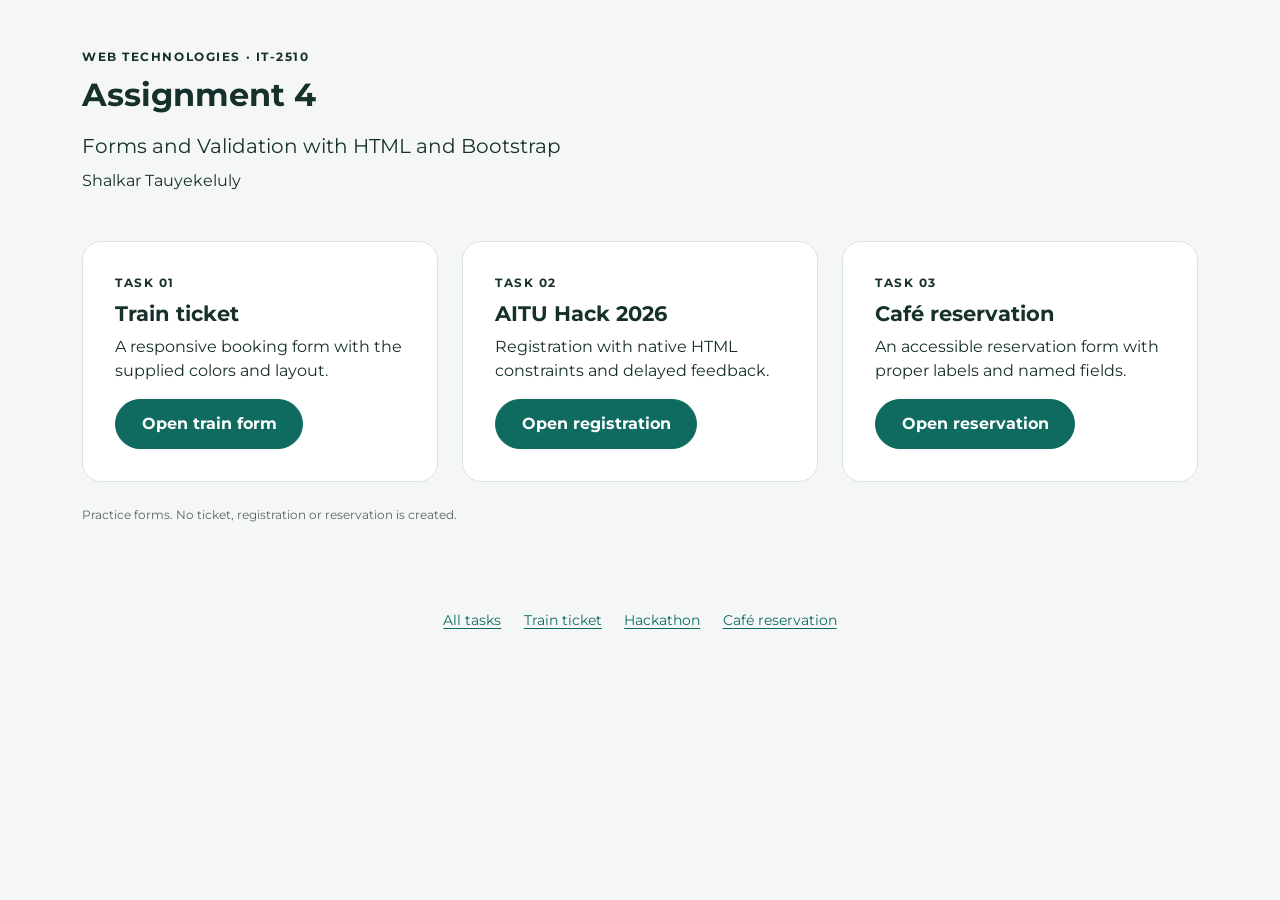
<file: index.html>
<!doctype html>
<html lang="en">
<head>
  <meta charset="utf-8">
  <meta name="viewport" content="width=device-width, initial-scale=1">
  <meta name="description" content="Assignment 4 forms by Shalkar Tauyekeluly, IT-2510.">
  <title>Assignment 4 | Shalkar Tauyekeluly</title>
  <link rel="stylesheet" href="assets/vendor/bootstrap.min.css">
  <link rel="stylesheet" href="style.css">
</head>
<body class="general-page">
  <main class="container py-5">
    <p class="eyebrow">WEB TECHNOLOGIES · IT-2510</p>
    <h1 class="mb-3">Assignment 4</h1>
    <p class="lead mb-2">Forms and Validation with HTML and Bootstrap</p>
    <p class="mb-5">Shalkar Tauyekeluly</p>
    <div class="row g-4">
      <div class="col-12 col-md-4"><article class="home-card h-100"><p class="eyebrow">TASK 01</p><h2>Train ticket</h2><p>A responsive booking form with the supplied colors and layout.</p><a class="btn btn-brand" href="task1.html">Open train form</a></article></div>
      <div class="col-12 col-md-4"><article class="home-card h-100"><p class="eyebrow">TASK 02</p><h2>AITU Hack 2026</h2><p>Registration with native HTML constraints and delayed feedback.</p><a class="btn btn-brand" href="task2.html">Open registration</a></article></div>
      <div class="col-12 col-md-4"><article class="home-card h-100"><p class="eyebrow">TASK 03</p><h2>Café reservation</h2><p>An accessible reservation form with proper labels and named fields.</p><a class="btn btn-brand" href="task3.html">Open reservation</a></article></div>
    </div>
    <p class="form-text mt-4">Practice forms. No ticket, registration or reservation is created.</p>
  </main>
  <nav class="task-links" aria-label="Assignment pages">
    <a href="index.html">All tasks</a>
    <a href="task1.html">Train ticket</a>
    <a href="task2.html">Hackathon</a>
    <a href="task3.html">Café reservation</a>
  </nav>
</body>
</html>
</file>
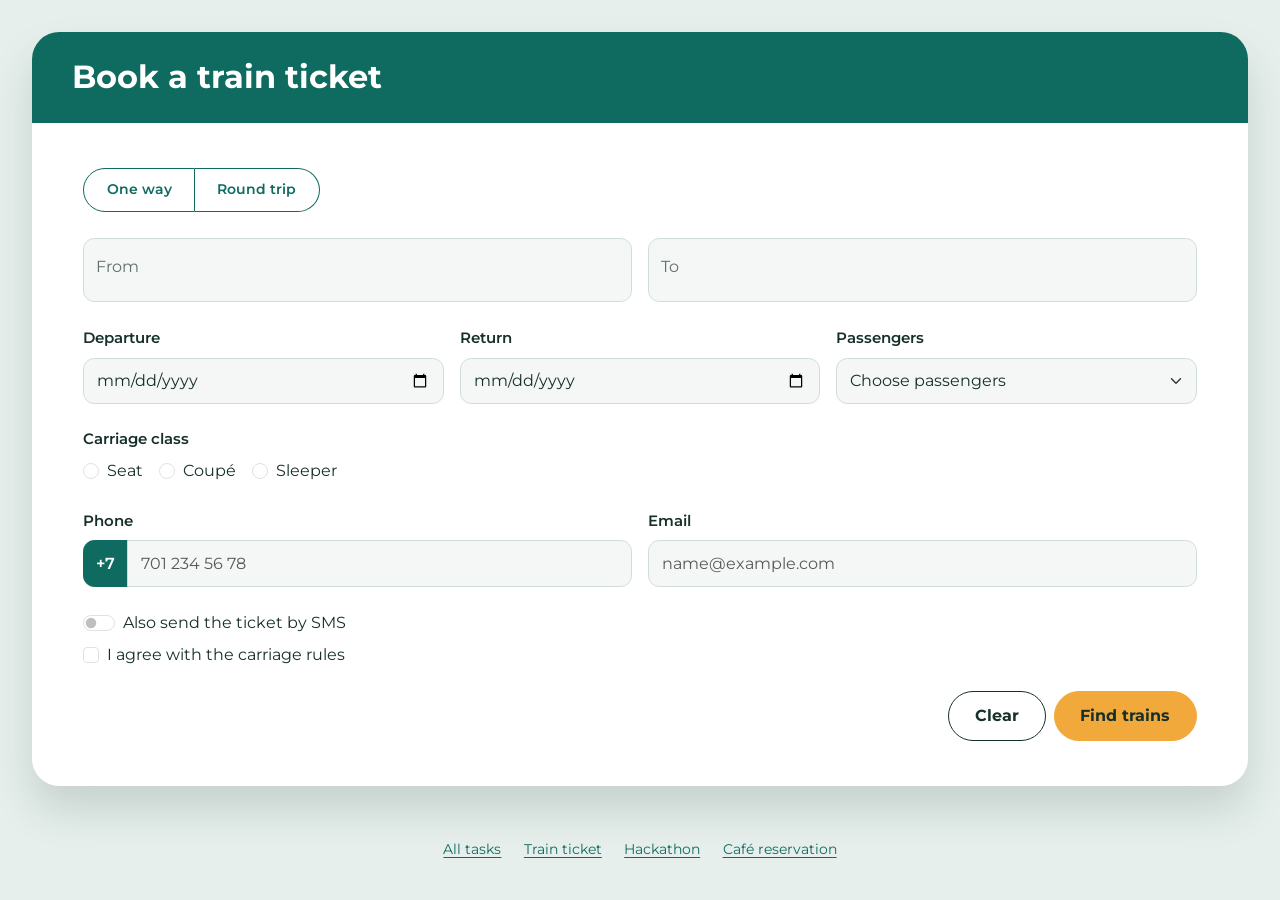
<file: task1.html>
<!doctype html>
<html lang="en">
<head>
  <meta charset="utf-8">
  <meta name="viewport" content="width=device-width, initial-scale=1">
  <meta name="description" content="Assignment 4 forms by Shalkar Tauyekeluly, IT-2510.">
  <title>Book a train ticket | Assignment 4</title>
  <link rel="stylesheet" href="assets/vendor/bootstrap.min.css">
  <link rel="stylesheet" href="style.css">
</head>
<body class="train-page">
  <main class="container-fluid train-layout">
    <article class="train-card">
      <header class="train-header"><h1>Book a train ticket</h1></header>
      <form class="train-form" action="#" method="post">
        <!-- No checked/value defaults: native reset returns to an empty form. -->
        <fieldset class="trip-options" aria-label="Journey type">
          <div class="trip-choice">
            <input type="radio" id="one-way" name="journey" value="one-way">
            <label for="one-way">One way</label>
          </div>
          <div class="trip-choice">
            <input type="radio" id="round-trip" name="journey" value="round-trip">
            <label for="round-trip">Round trip</label>
          </div>
        </fieldset>

        <div class="row g-3 mb-4">
          <div class="col-12 col-md-6">
            <div class="form-floating">
              <input class="form-control" type="text" id="from" name="from" placeholder="Astana" required>
              <label for="from">From</label>
            </div>
          </div>
          <div class="col-12 col-md-6">
            <div class="form-floating">
              <input class="form-control" type="text" id="to" name="to" placeholder="Almaty" required>
              <label for="to">To</label>
            </div>
          </div>
        </div>

        <div class="row g-3 mb-4">
          <div class="col-12 col-md-4">
            <label class="form-label" for="departure">Departure</label>
            <input class="form-control" type="date" id="departure" name="departure" required>
          </div>
          <div class="col-12 col-md-4">
            <label class="form-label" for="return">Return</label>
            <input class="form-control" type="date" id="return" name="return">
          </div>
          <div class="col-12 col-md-4">
            <label class="form-label" for="passengers">Passengers</label>
            <select class="form-select" id="passengers" name="passengers" required>
              <option value="">Choose passengers</option>
              <option value="1">1 adult</option>
              <option value="2">2 adults</option>
              <option value="3">3 adults</option>
              <option value="4">4 adults</option>
              <option value="5">5 adults</option>
              <option value="6">6 adults</option>
            </select>
          </div>
        </div>

        <fieldset class="mb-4">
          <legend class="form-label">Carriage class</legend>
          <div class="d-flex flex-wrap gap-3">
            <div class="form-check">
              <input class="form-check-input" type="radio" id="seat" name="carriage" value="seat" required>
              <label class="form-check-label" for="seat">Seat</label>
            </div>
            <div class="form-check">
              <input class="form-check-input" type="radio" id="coupe" name="carriage" value="coupe" required>
              <label class="form-check-label" for="coupe">Coupé</label>
            </div>
            <div class="form-check">
              <input class="form-check-input" type="radio" id="sleeper" name="carriage" value="sleeper" required>
              <label class="form-check-label" for="sleeper">Sleeper</label>
            </div>
          </div>
        </fieldset>

        <div class="row g-3 mb-4">
          <div class="col-12 col-md-6">
            <label class="form-label" for="train-phone">Phone</label>
            <div class="input-group">
              <span class="input-group-text" id="phone-prefix">+7</span>
              <input class="form-control" type="tel" id="train-phone" name="phone" placeholder="701 234 56 78" autocomplete="tel" aria-describedby="phone-prefix" required>
            </div>
          </div>
          <div class="col-12 col-md-6">
            <label class="form-label" for="train-email">Email</label>
            <input class="form-control" type="email" id="train-email" name="email" placeholder="name@example.com" autocomplete="email" required>
          </div>
        </div>

        <div class="form-check form-switch mb-2">
          <input class="form-check-input" type="checkbox" role="switch" id="sms" name="sms" value="yes">
          <label class="form-check-label" for="sms">Also send the ticket by SMS</label>
        </div>
        <div class="form-check mb-4">
          <input class="form-check-input" type="checkbox" id="carriage-rules" name="carriage_rules" value="accepted" required>
          <label class="form-check-label" for="carriage-rules">I agree with the carriage rules</label>
        </div>
        <!-- DOM order stays Clear, Find trains. Flex reverses only the mobile view. -->
        <div class="train-actions d-flex flex-column-reverse flex-md-row justify-content-md-end gap-2">
          <button class="btn btn-clear" type="reset">Clear</button>
          <button class="btn btn-find" type="submit">Find trains</button>
        </div>
      </form>
    </article>
  </main>
  <nav class="task-links" aria-label="Assignment pages">
    <a href="index.html">All tasks</a>
    <a href="task1.html">Train ticket</a>
    <a href="task2.html">Hackathon</a>
    <a href="task3.html">Café reservation</a>
  </nav>
</body>
</html>
</file>
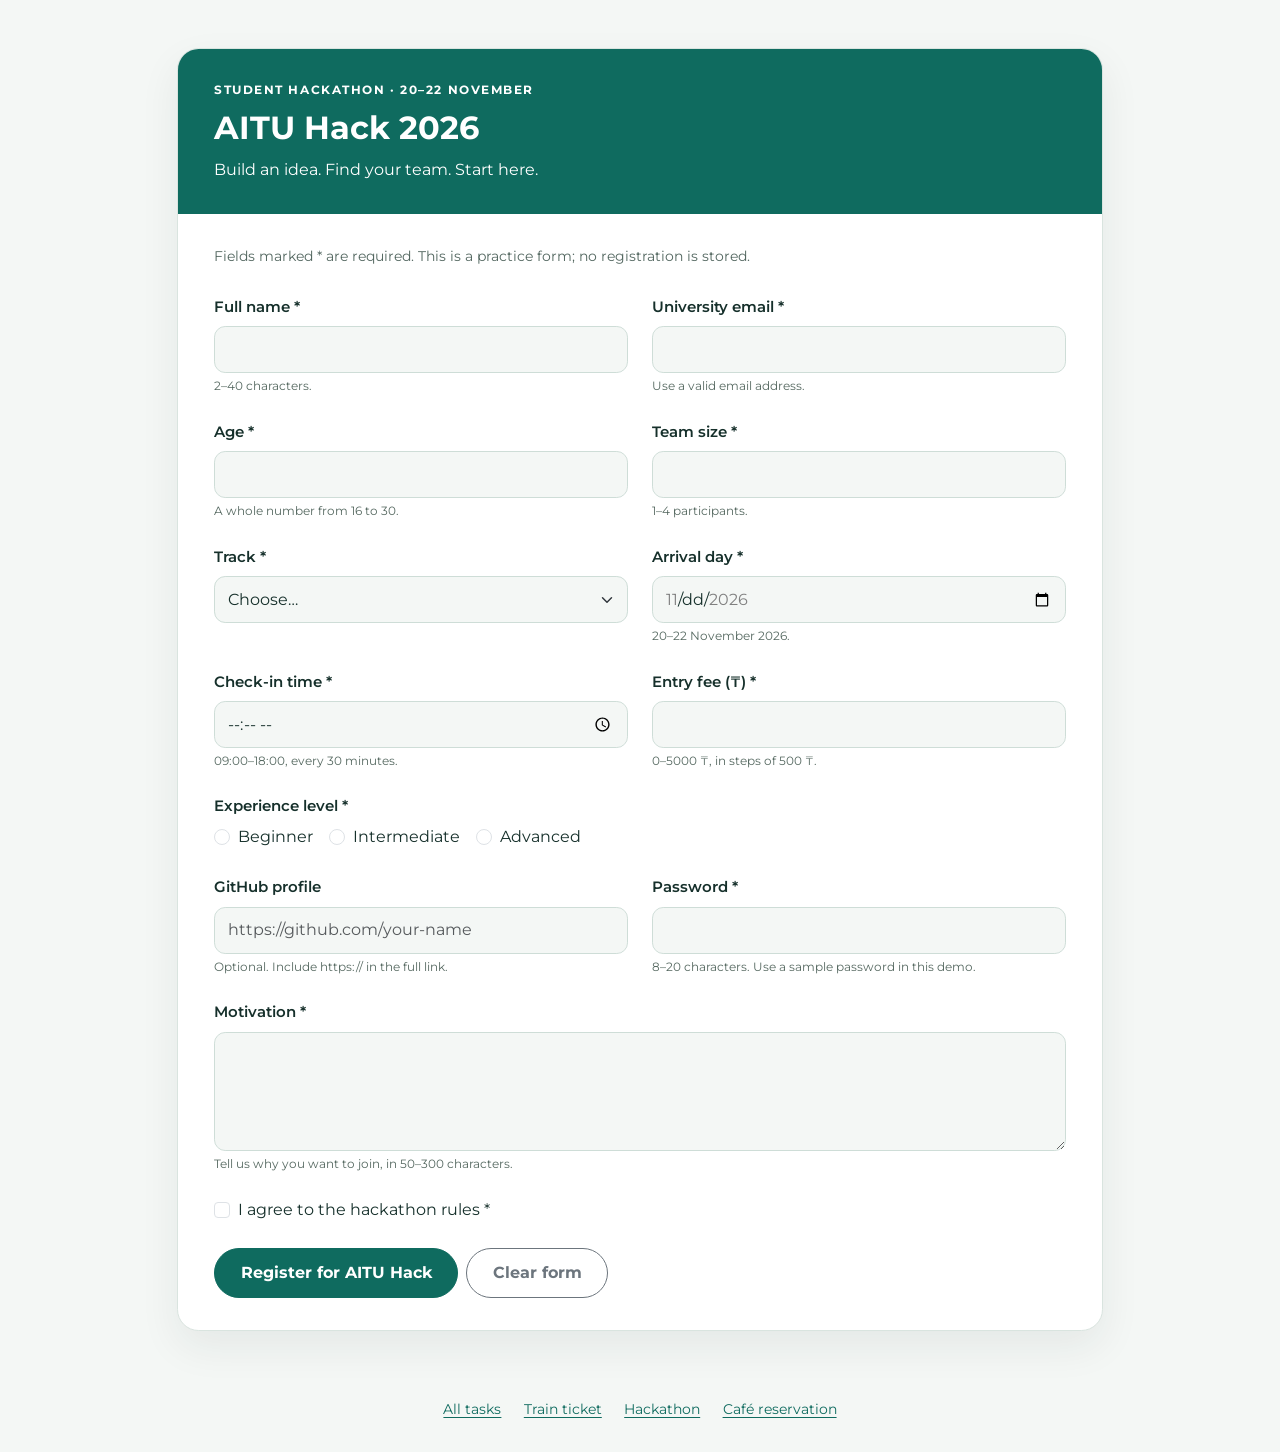
<file: task2.html>
<!doctype html>
<html lang="en">
<head>
  <meta charset="utf-8">
  <meta name="viewport" content="width=device-width, initial-scale=1">
  <meta name="description" content="Assignment 4 forms by Shalkar Tauyekeluly, IT-2510.">
  <title>AITU Hack 2026 registration | Assignment 4</title>
  <link rel="stylesheet" href="assets/vendor/bootstrap.min.css">
  <link rel="stylesheet" href="style.css">
</head>
<body class="general-page">
  <main class="container py-4 py-md-5">
    <div class="row justify-content-center">
      <div class="col-12 col-lg-10">
        <article class="application-card">
          <header class="application-header">
            <p class="eyebrow">STUDENT HACKATHON · 20–22 NOVEMBER</p>
            <h1>AITU Hack 2026</h1>
            <p>Build an idea. Find your team. Start here.</p>
          </header>
          <form class="application-form validation-form" action="#" method="post">
            <p class="required-note">Fields marked * are required. This is a practice form; no registration is stored.</p>
            <div class="row g-4">
          <div class="col-12 col-md-6">
            <label class="form-label" for="full-name">Full name *</label>
            <input class="form-control" type="text" id="full-name" name="full_name" required minlength="2" maxlength="40" autocomplete="name" aria-describedby="full-name-hint full-name-error">
            <div class="form-text" id="full-name-hint">2–40 characters.</div>
            <div class="invalid-feedback" id="full-name-error">Enter a name with 2–40 characters.</div>
          </div>
          <div class="col-12 col-md-6">
            <label class="form-label" for="university-email">University email *</label>
            <input class="form-control" type="email" id="university-email" name="university_email" required autocomplete="email" aria-describedby="university-email-hint university-email-error">
            <div class="form-text" id="university-email-hint">Use a valid email address.</div>
            <div class="invalid-feedback" id="university-email-error">Enter a valid email, such as a.fedenko@astanait.edu.kz.</div>
          </div>
          <div class="col-12 col-md-6">
            <label class="form-label" for="age">Age *</label>
            <input class="form-control" type="number" id="age" name="age" required min="16" max="30" step="1" aria-describedby="age-hint age-error">
            <div class="form-text" id="age-hint">A whole number from 16 to 30.</div>
            <div class="invalid-feedback" id="age-error">Enter a whole number from 16 to 30.</div>
          </div>
          <div class="col-12 col-md-6">
            <label class="form-label" for="team-size">Team size *</label>
            <input class="form-control" type="number" id="team-size" name="team_size" required min="1" max="4" step="1" aria-describedby="team-size-hint team-size-error">
            <div class="form-text" id="team-size-hint">1–4 participants.</div>
            <div class="invalid-feedback" id="team-size-error">Enter a whole number from 1 to 4.</div>
          </div>
          <div class="col-12 col-md-6">
            <label class="form-label" for="track">Track *</label>
            <select class="form-select" id="track" name="track" required aria-describedby="track-error">
              <option value="">Choose…</option>
              <option value="Web">Web</option>
              <option value="Mobile">Mobile</option>
              <option value="AI">AI</option>
              <option value="GameDev">GameDev</option>
            </select>
            <div class="invalid-feedback" id="track-error">Choose a hackathon track.</div>
          </div>
          <div class="col-12 col-md-6">
            <label class="form-label" for="arrival">Arrival day *</label>
            <input class="form-control" type="date" id="arrival" name="arrival" required min="2026-11-20" max="2026-11-22" step="1" aria-describedby="arrival-hint arrival-error">
            <div class="form-text" id="arrival-hint">20–22 November 2026.</div>
            <div class="invalid-feedback" id="arrival-error">Choose a date from 20 to 22 November 2026.</div>
          </div>
          <div class="col-12 col-md-6">
            <label class="form-label" for="check-in">Check-in time *</label>
            <input class="form-control" type="time" id="check-in" name="check_in" required min="09:00" max="18:00" step="1800" aria-describedby="check-in-hint check-in-error">
            <div class="form-text" id="check-in-hint">09:00–18:00, every 30 minutes.</div>
            <div class="invalid-feedback" id="check-in-error">Choose a half-hour slot between 09:00 and 18:00.</div>
          </div>
          <div class="col-12 col-md-6">
            <label class="form-label" for="entry-fee">Entry fee (₸) *</label>
            <input class="form-control" type="number" id="entry-fee" name="entry_fee" required min="0" max="5000" step="500" aria-describedby="entry-fee-hint entry-fee-error">
            <div class="form-text" id="entry-fee-hint">0–5000 ₸, in steps of 500 ₸.</div>
            <div class="invalid-feedback" id="entry-fee-error">Enter 0–5000 ₸ in steps of 500 ₸.</div>
          </div>
          <fieldset class="col-12 experience-group" aria-describedby="experience-error">
            <legend class="form-label">Experience level *</legend>
            <div class="d-flex flex-wrap gap-3">
              <div class="form-check">
                <input class="form-check-input" type="radio" id="beginner" name="experience" value="beginner" required>
                <label class="form-check-label" for="beginner">Beginner</label>
              </div>
              <div class="form-check">
                <input class="form-check-input" type="radio" id="intermediate" name="experience" value="intermediate" required>
                <label class="form-check-label" for="intermediate">Intermediate</label>
              </div>
              <div class="form-check">
                <input class="form-check-input" type="radio" id="advanced" name="experience" value="advanced" required>
                <label class="form-check-label" for="advanced">Advanced</label>
              </div>
            </div>
            <div class="invalid-feedback" id="experience-error">Choose your experience level.</div>
          </fieldset>
          <div class="col-12 col-md-6">
            <label class="form-label" for="github">GitHub profile</label>
            <input class="form-control" type="url" id="github" name="github" autocomplete="url" placeholder="https://github.com/your-name" aria-describedby="github-hint github-error">
            <div class="form-text" id="github-hint">Optional. Include https:// in the full link.</div>
            <div class="invalid-feedback" id="github-error">Enter a full URL, or leave this field empty.</div>
          </div>
          <div class="col-12 col-md-6">
            <label class="form-label" for="password">Password *</label>
            <input class="form-control" type="password" id="password" name="password" required minlength="8" maxlength="20" autocomplete="new-password" aria-describedby="password-hint password-error">
            <div class="form-text" id="password-hint">8–20 characters. Use a sample password in this demo.</div>
            <div class="invalid-feedback" id="password-error">Use a password with 8–20 characters.</div>
          </div>
          <div class="col-12">
            <label class="form-label" for="motivation">Motivation *</label>
            <textarea class="form-control" id="motivation" name="motivation" rows="4" required minlength="50" maxlength="300" aria-describedby="motivation-hint motivation-error"></textarea>
            <div class="form-text" id="motivation-hint">Tell us why you want to join, in 50–300 characters.</div>
            <div class="invalid-feedback" id="motivation-error">Write 50–300 characters.</div>
          </div>
          <div class="col-12">
            <div class="form-check">
              <input class="form-check-input" type="checkbox" id="hack-rules" name="rules_agreement" value="accepted" required aria-describedby="hack-rules-error">
              <label class="form-check-label" for="hack-rules">I agree to the hackathon rules *</label>
              <div class="invalid-feedback" id="hack-rules-error">Accept the rules to continue.</div>
            </div>
          </div>
              <div class="col-12 d-flex flex-wrap gap-2">
                <button class="btn btn-brand" type="submit">Register for AITU Hack</button>
                <button class="btn btn-outline-secondary" type="reset">Clear form</button>
              </div>
            </div>
          </form>
        </article>
      </div>
    </div>
  </main>
  <nav class="task-links" aria-label="Assignment pages">
    <a href="index.html">All tasks</a>
    <a href="task1.html">Train ticket</a>
    <a href="task2.html">Hackathon</a>
    <a href="task3.html">Café reservation</a>
  </nav>
</body>
</html>
</file>
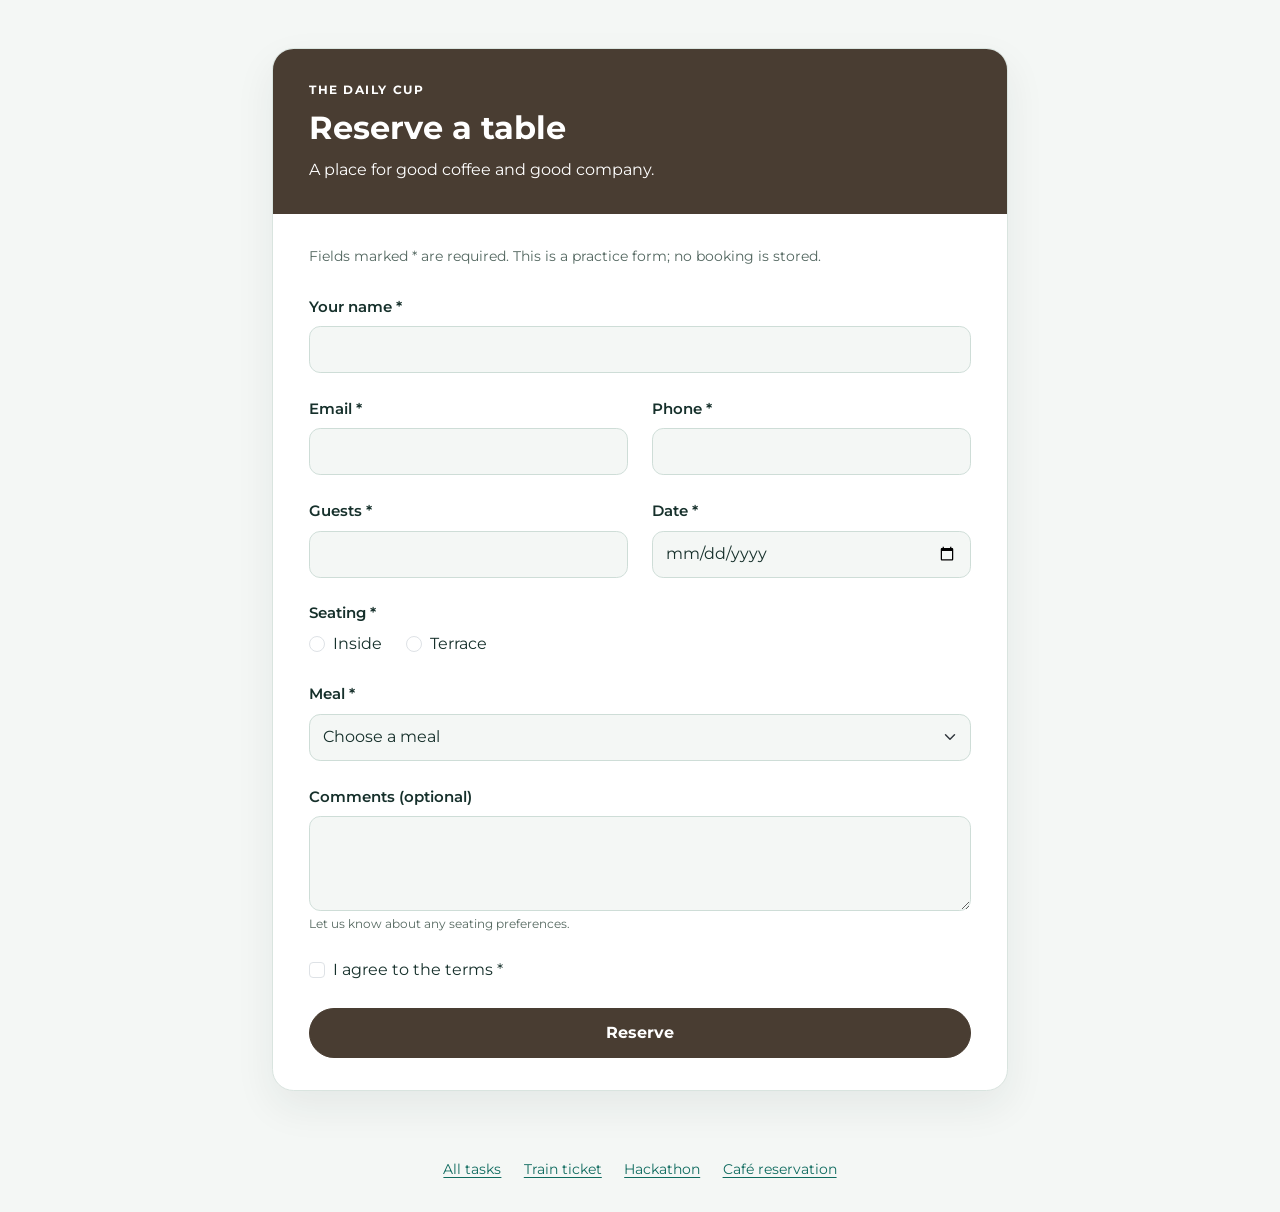
<file: task3.html>
<!doctype html>
<html lang="en">
<head>
  <meta charset="utf-8">
  <meta name="viewport" content="width=device-width, initial-scale=1">
  <meta name="description" content="Assignment 4 forms by Shalkar Tauyekeluly, IT-2510.">
  <title>Reserve a table | Assignment 4</title>
  <link rel="stylesheet" href="assets/vendor/bootstrap.min.css">
  <link rel="stylesheet" href="style.css">
</head>
<body class="general-page">
  <main class="container py-4 py-md-5">
    <div class="row justify-content-center">
      <div class="col-12 col-lg-8">
        <article class="application-card cafe-card">
          <header class="application-header">
            <p class="eyebrow">THE DAILY CUP</p>
            <h1>Reserve a table</h1>
            <p>A place for good coffee and good company.</p>
          </header>
          <form class="application-form validation-form" action="#" method="post">
            <p class="required-note">Fields marked * are required. This is a practice form; no booking is stored.</p>
            <div class="row g-4">
              <div class="col-12">
                <label class="form-label" for="guest-name">Your name *</label>
                <input class="form-control" type="text" id="guest-name" name="guest_name" autocomplete="name" required>
              </div>
              <div class="col-12 col-md-6">
                <label class="form-label" for="guest-email">Email *</label>
                <input class="form-control" type="email" id="guest-email" name="email" autocomplete="email" required>
              </div>
              <div class="col-12 col-md-6">
                <label class="form-label" for="guest-phone">Phone *</label>
                <input class="form-control" type="tel" id="guest-phone" name="phone" autocomplete="tel" required>
              </div>
              <div class="col-12 col-md-6">
                <label class="form-label" for="guests">Guests *</label>
                <input class="form-control" type="number" id="guests" name="guests" min="1" step="1" required>
              </div>
              <div class="col-12 col-md-6">
                <label class="form-label" for="reservation-date">Date *</label>
                <input class="form-control" type="date" id="reservation-date" name="date" required>
              </div>
              <fieldset class="col-12">
                <legend class="form-label">Seating *</legend>
                <div class="d-flex flex-wrap gap-4">
                  <div class="form-check">
                    <input class="form-check-input" type="radio" id="seating-inside" name="seating" value="inside" required>
                    <label class="form-check-label" for="seating-inside">Inside</label>
                  </div>
                  <div class="form-check">
                    <input class="form-check-input" type="radio" id="seating-terrace" name="seating" value="terrace" required>
                    <label class="form-check-label" for="seating-terrace">Terrace</label>
                  </div>
                </div>
              </fieldset>
              <div class="col-12">
                <label class="form-label" for="meal">Meal *</label>
                <select class="form-select" id="meal" name="meal" required>
                  <option value="">Choose a meal</option>
                  <option value="lunch">Lunch</option>
                  <option value="dinner">Dinner</option>
                </select>
              </div>
              <div class="col-12">
                <label class="form-label" for="comments">Comments (optional)</label>
                <textarea class="form-control" id="comments" name="comments" rows="3" aria-describedby="comments-help"></textarea>
                <div class="form-text" id="comments-help">Let us know about any seating preferences.</div>
              </div>
              <div class="col-12">
                <div class="form-check">
                  <input class="form-check-input" type="checkbox" id="terms" name="terms" value="accepted" required>
                  <label class="form-check-label" for="terms">I agree to the terms *</label>
                </div>
              </div>
              <div class="col-12">
                <button class="btn btn-brand w-100" type="submit">Reserve</button>
              </div>
            </div>
          </form>
        </article>
      </div>
    </div>
  </main>
  <nav class="task-links" aria-label="Assignment pages">
    <a href="index.html">All tasks</a>
    <a href="task1.html">Train ticket</a>
    <a href="task2.html">Hackathon</a>
    <a href="task3.html">Café reservation</a>
  </nav>
</body>
</html>
</file>
<file: style.css>
/* Bootstrap is loaded first. All custom rules are here. */
@font-face { font-family: "Montserrat"; font-style: normal; font-weight: 400; font-display: swap; src: url("assets/fonts/montserrat-400.ttf") format("truetype"); }
@font-face { font-family: "Montserrat"; font-style: normal; font-weight: 500; font-display: swap; src: url("assets/fonts/montserrat-500.ttf") format("truetype"); }
@font-face { font-family: "Montserrat"; font-style: normal; font-weight: 600; font-display: swap; src: url("assets/fonts/montserrat-600.ttf") format("truetype"); }
@font-face { font-family: "Montserrat"; font-style: normal; font-weight: 700; font-display: swap; src: url("assets/fonts/montserrat-700.ttf") format("truetype"); }
:root {
  --green: #0F6B5F;
  --gold: #F2A93B;
  --ink: #16302B;
  --soft: #F4F7F5;
  --mist: #E6EFEC;
  --error: #b42318;
}
body { font-family: "Montserrat", sans-serif; color: var(--ink); background: var(--soft); }
h1, h2 { font-weight: 700; }
h1 { font-size: clamp(1.55rem, 2.5vw, 2.15rem); }
h2 { font-size: 1.3rem; }
fieldset { min-inline-size: 0; }
.form-label { font-size: .94rem; font-weight: 600; margin-bottom: .5rem; }
legend.form-label { float: none; width: auto; }
.form-control, .form-select { background-color: var(--soft); border-color: #ceddd7; border-radius: .7rem; color: var(--ink); padding: .65rem .8rem; }
.form-control:focus, .form-select:focus { background-color: #fff; border-color: var(--green); box-shadow: 0 0 0 .2rem rgb(15 107 95 / 15%); }
.form-check-input:checked { background-color: var(--green); border-color: var(--green); }
.form-check-input:focus { border-color: var(--green); box-shadow: 0 0 0 .2rem rgb(15 107 95 / 20%); }
.form-check-label { cursor: pointer; }
a { color: var(--green); text-underline-offset: .2em; }
:focus-visible { outline: .18rem solid var(--green); outline-offset: .2rem; }
.task-links { display: flex; flex-wrap: wrap; justify-content: center; gap: .8rem 1.4rem; padding: 1.3rem 1rem 2rem; font-size: .85rem; }
.train-page { background: var(--mist); }
.train-layout { padding: clamp(.75rem, 3vw, 2rem); }
.train-card { overflow: hidden; background: #fff; border-radius: 1.7rem; box-shadow: 0 1.5rem 2.6rem rgb(22 48 43 / 15%); }
.train-header { background: var(--green); color: #fff; padding: 1.65rem 2.5rem; }
.train-header h1 { margin: 0; font-size: clamp(1.25rem, 2.8vw, 2rem); }
.train-form { padding: 2.8rem 3.2rem; }
.trip-options { display: inline-flex; margin: 0 0 1.6rem; border: 0; padding: 0; }
.trip-choice { display: grid; }
.trip-choice input, .trip-choice label { grid-area: 1 / 1; }
.trip-choice input { appearance: none; width: 100%; height: 100%; margin: 0; border: 0; border-radius: 2rem; }
.trip-choice label { padding: .65rem 1.4rem; border: 1px solid var(--green); color: var(--green); cursor: pointer; font-weight: 600; font-size: .9rem; }
.trip-choice:first-child label { border-radius: 2rem 0 0 2rem; }
.trip-choice:last-child label { border-radius: 0 2rem 2rem 0; border-left: 0; }
.trip-choice input:checked + label { background: var(--green); color: #fff; }
.trip-choice input:focus-visible + label { outline: .2rem solid var(--gold); outline-offset: .2rem; }
.form-floating > .form-control { min-height: 4rem; height: auto; }
.form-floating > label { color: #5f706a; }
.train-form .form-floating > .form-control ~ label::after { background-color: transparent; }
.input-group-text { color: #fff; background: var(--green); border-color: var(--green); font-weight: 600; border-radius: .7rem; }
.btn { border-radius: 2rem; padding: .75rem 1.6rem; font-weight: 700; }
.btn-clear { border: 1px solid var(--ink); color: var(--ink); background: #fff; }
.btn-clear:hover { background: var(--mist); border-color: var(--ink); }
.btn-find { background: var(--gold); color: var(--ink); border-color: var(--gold); }
.btn-find:hover { background: #e5992b; color: var(--ink); border-color: #e5992b; }
.application-card { background: #fff; border: 1px solid #d9e4df; border-radius: 1.35rem; overflow: hidden; box-shadow: 0 1rem 2.5rem rgb(22 48 43 / 7%); }
.application-header { padding: 2rem 2.25rem; background: var(--green); color: #fff; }
.application-header p:last-child { margin: .65rem 0 0; }
.eyebrow { font-size: .75rem; letter-spacing: .13em; font-weight: 700; margin-bottom: .65rem; }
.application-form { padding: 2rem 2.25rem; }
.required-note { font-size: .85rem; color: #536760; margin-bottom: 1.75rem; }
.form-text { font-size: .78rem; color: #566961; }
.btn-brand { color: #fff; background: var(--green); border-color: var(--green); }
.btn-brand:hover { color: #fff; background: #095247; border-color: #095247; }
.home-card { background: #fff; border: 1px solid #d9e4df; border-radius: 1.2rem; padding: 2rem; }
.cafe-card .application-header { background: #493d32; }
.cafe-card .btn-brand { background: #493d32; border-color: #493d32; }
/* No :invalid selector: untouched fields have no red errors on page load. */
.validation-form .form-control:user-invalid,
.validation-form .form-select:user-invalid,
.validation-form .form-check-input:user-invalid { border-color: var(--error); }
.validation-form .form-control:user-valid,
.validation-form .form-select:user-valid { border-color: var(--green); }
.validation-form input:user-invalid ~ .invalid-feedback,
.validation-form select:user-invalid ~ .invalid-feedback,
.validation-form textarea:user-invalid ~ .invalid-feedback,
.experience-group:has(input:user-invalid) > .invalid-feedback { display: block; }
.invalid-feedback { color: var(--error); font-size: .8rem; }
@media (max-width: 767.98px) {
  .train-card { border-radius: 1.2rem; }
  .train-header { padding: 1.25rem 1.35rem; }
  .train-form { padding: 1.5rem 1.35rem; }
  .trip-options { display: flex; }
  .trip-choice { flex: 1; text-align: center; }
  .trip-choice label { padding: .6rem .5rem; font-size: .8rem; }
  .train-form .form-check-label { font-size: .85rem; }
  .train-actions .btn { width: 100%; }
  .application-header, .application-form { padding: 1.5rem 1.2rem; }
}
</file>
